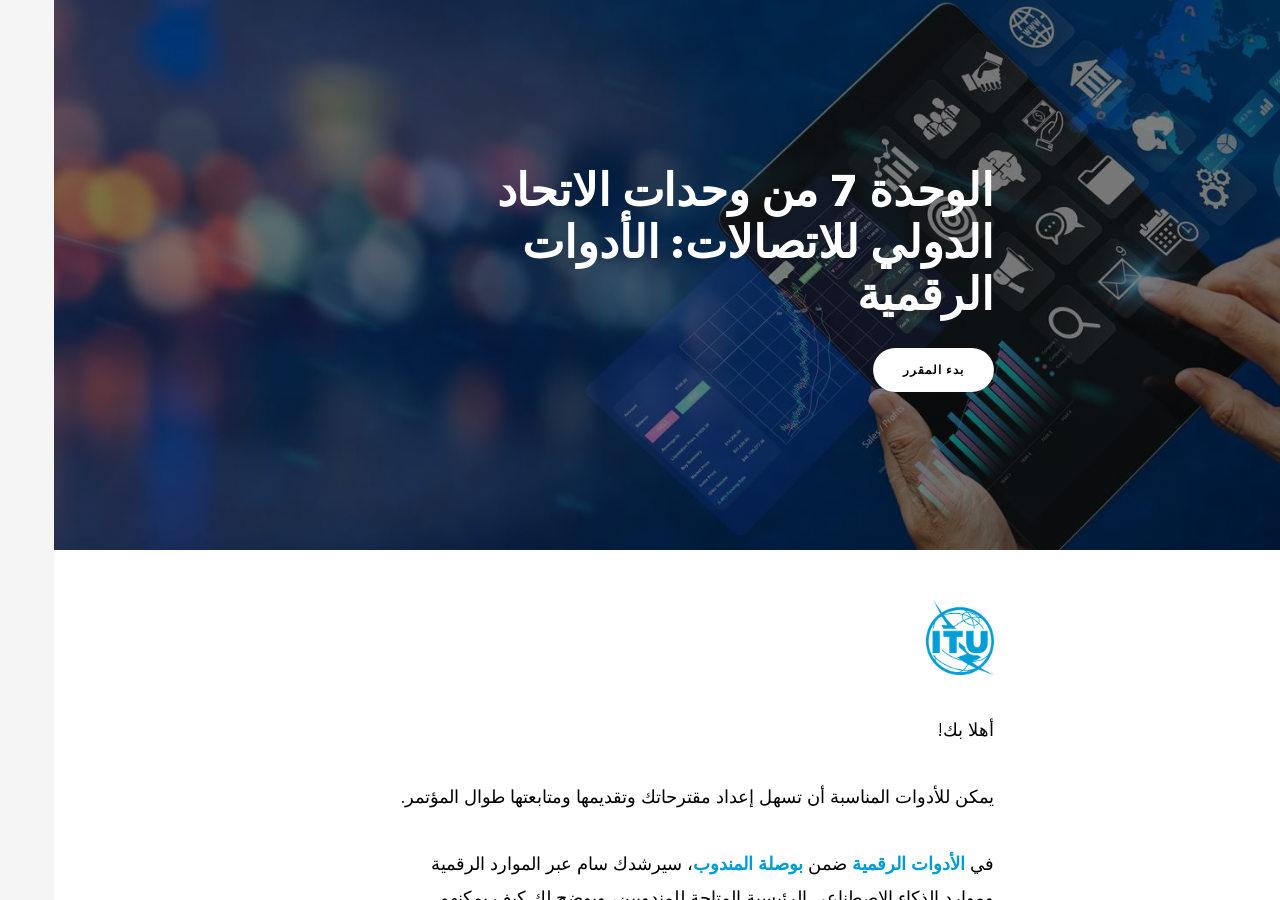
<file: Module_7/index.html>
<!doctype html>
<!-- 
course package version: Wh9j7656
rise_frontend sha: 4b2e97c63310156669d598758df3729f966f95f9
ai_scenario sha: 8d242940e154d2ea410b611ff2f4eccf81869b69
learn_distribution_frontend sha: e211add6ecef0aafdb356b7c6a7a1ec56ba190b1
mondrian sha: 7c231fa8986faefab9f48aa9f85c208ccc670fc2
sandbox sha: 42753f3391b109fa3788c525c22880445ab48325
 -->
<html lang="ar-SA" dir="rtl">
  <head>
    <meta charset="utf-8">
    <meta name="viewport" content="width=device-width,initial-scale=1">
    <title>الوحدة 7 من وحدات الاتحاد الدولي للاتصالات: الأدوات الرقمية </title>
    
    <script type="application/json" id="__CONFIG__">
      {"remoteManifest":{"ai_scenario":{".js":["ai-scenario/entry.js"]},"learn_distribution_frontend":{".js":["learn_dist/entry.js"]},"mondrian":{".js":["mondrian/entry.js"]}},"assetTargetPrefixes":{"media":"assets","font":"lib/fonts"},"loadOnlyInLms":false,"surface":"web-export"}
    </script>
    
    <script src="lib/dist/7137cfb8.js"></script>
  </head>
  <body>
    <div id="app"></div>
    
      <script src="lib/rise/0d05815e.js"></script>
    
  </body>
</html>
</file>
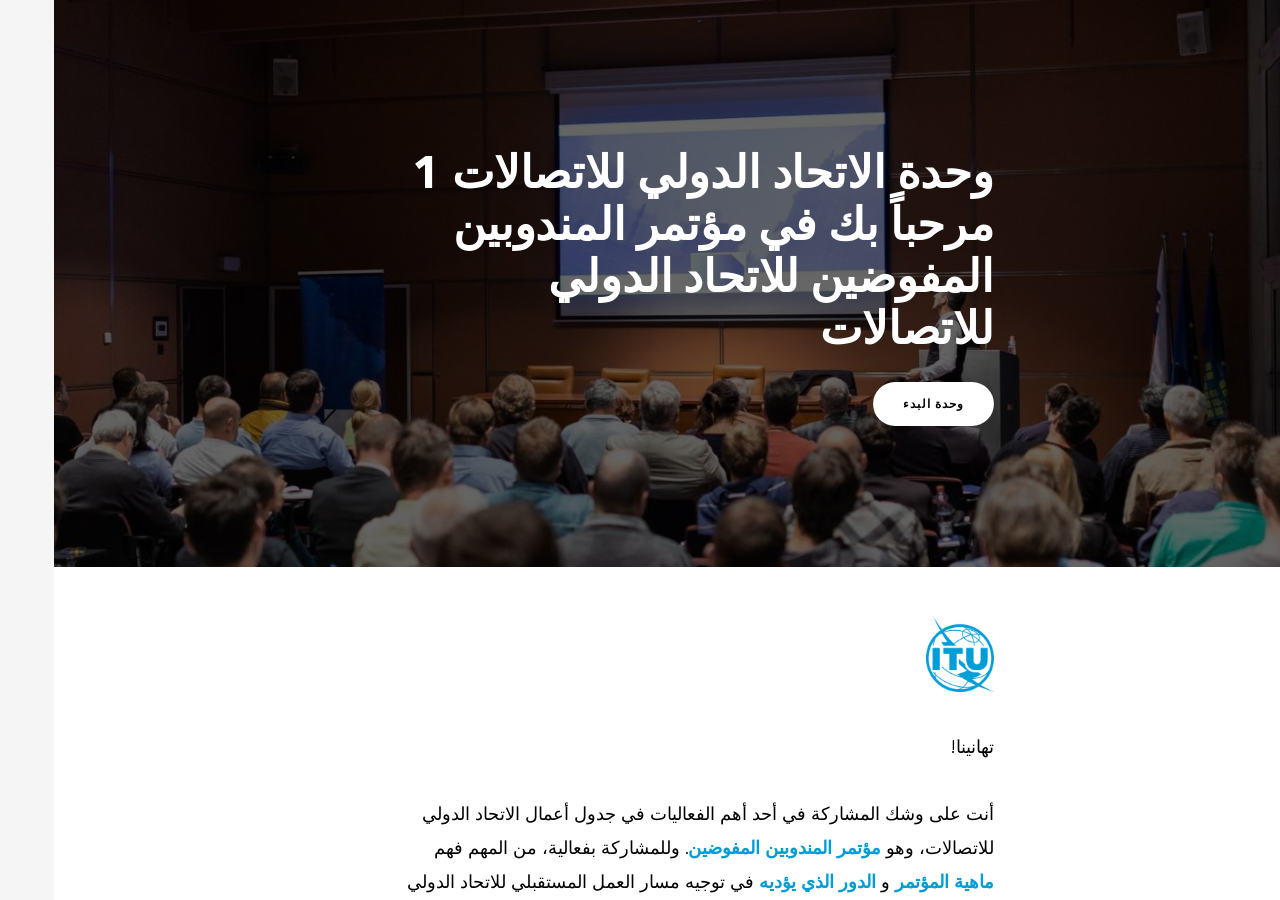
<file: M1/content/index.html>
<!doctype html>
<!-- 
course package version: 0aTJ6cu2
rise_frontend sha: ad5c32fa2ddd8cb1a0d72fa2203bbb284879d737
ai_scenario sha: 3fce473fef64846558c1f56bb1d2efb8e930182a
learn_distribution_frontend sha: 5af9e2998e48108e3f7c44307aa060297cbcbe0e
mondrian sha: df724e9bd19331e7073789da9cce37efe21f831e
sandbox sha: 42753f3391b109fa3788c525c22880445ab48325
 -->
<html lang="ar-SA" dir="rtl">
  <head>
    <meta charset="utf-8">
    <meta name="viewport" content="width=device-width,initial-scale=1">
    <title>‫وحدة الاتحاد الدولي للاتصالات 1 مرحباً بك في مؤتمر المندوبين المفوضين للاتحاد الدولي للاتصالات‬</title>
    
    <script type="application/json" id="__CONFIG__">
      {"remoteManifest":{"ai_scenario":{".js":["ai-scenario/entry.js"]},"learn_distribution_frontend":{".js":["learn_dist/entry.js"]},"mondrian":{".js":["mondrian/entry.js"]}},"assetTargetPrefixes":{"media":"assets","font":"lib/fonts"},"loadOnlyInLms":false,"surface":"web-export"}
    </script>
    
    <script src="lib/dist/7137cfb8.js"></script>
  </head>
  <body>
    <div id="app"></div>
    
      <script src="lib/rise/22206b06.js"></script>
    
  </body>
</html>
</file>
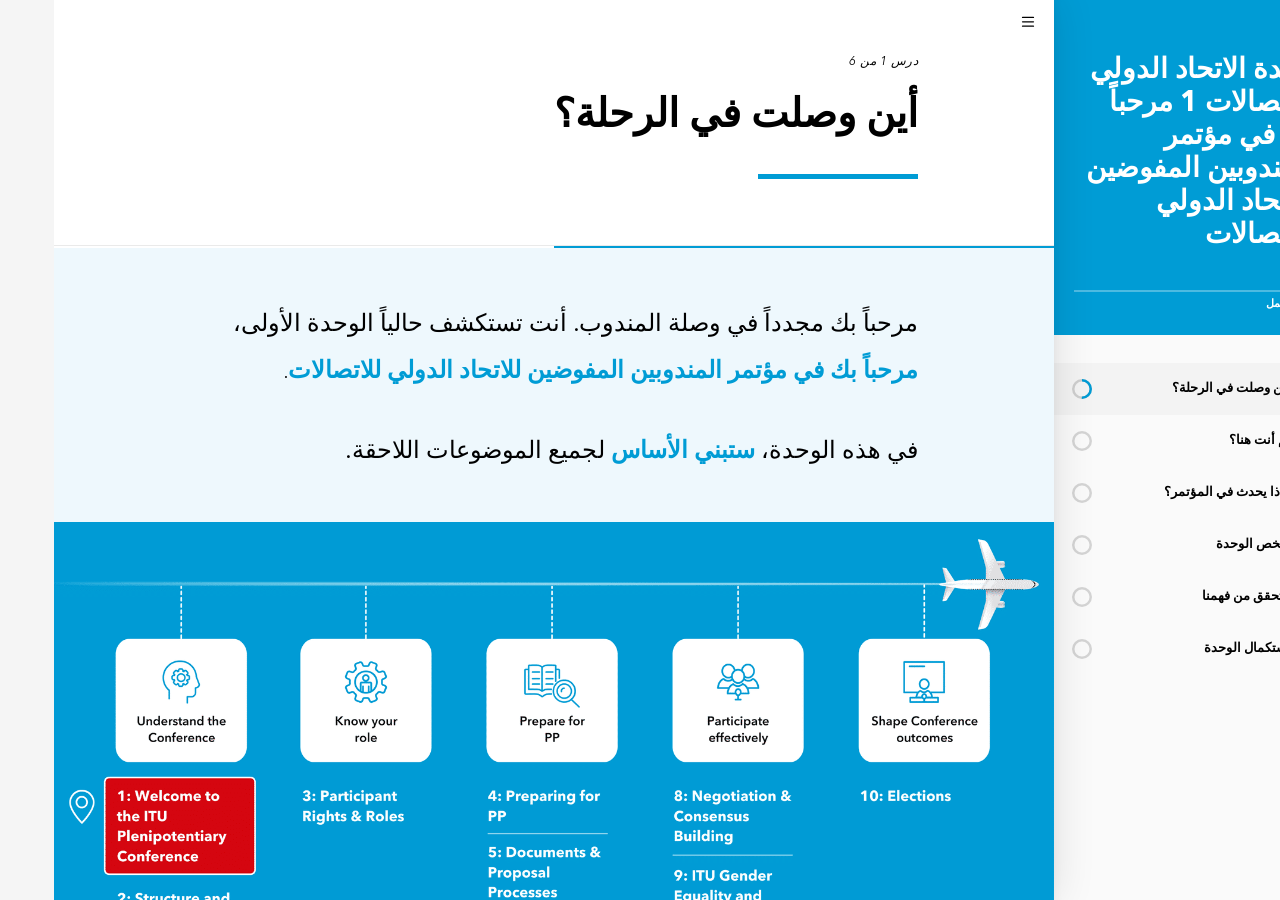
<file: وحدة-الاتحاد-الدولي-للاتصالات-1-مرحباً-بك-في-مؤتمر-المندوبين-المفوضين-للاتحاد-الدول-raw-NhHofE8I/content/index.html>
<!doctype html>
<!-- 
course package version: NhHofE8I
rise_frontend sha: ad5c32fa2ddd8cb1a0d72fa2203bbb284879d737
ai_scenario sha: 3fce473fef64846558c1f56bb1d2efb8e930182a
learn_distribution_frontend sha: 5af9e2998e48108e3f7c44307aa060297cbcbe0e
mondrian sha: df724e9bd19331e7073789da9cce37efe21f831e
sandbox sha: 42753f3391b109fa3788c525c22880445ab48325
 -->
<html lang="ar-SA" dir="rtl">
  <head>
    <meta charset="utf-8">
    <meta name="viewport" content="width=device-width,initial-scale=1">
    <title>‫وحدة الاتحاد الدولي للاتصالات 1 مرحباً بك في مؤتمر المندوبين المفوضين للاتحاد الدولي للاتصالات‬</title>
    
    <script type="application/json" id="__CONFIG__">
      {"remoteManifest":{"ai_scenario":{".js":["ai-scenario/entry.js"]},"learn_distribution_frontend":{".js":["learn_dist/entry.js"]},"mondrian":{".js":["mondrian/entry.js"]}},"assetTargetPrefixes":{"media":"assets","font":"lib/fonts"},"loadOnlyInLms":false,"surface":"web-export"}
    </script>
    
    <script src="lib/dist/7137cfb8.js"></script>
  </head>
  <body>
    <div id="app"></div>
    
      <script src="lib/rise/22206b06.js"></script>
    
  </body>
</html>
</file>
